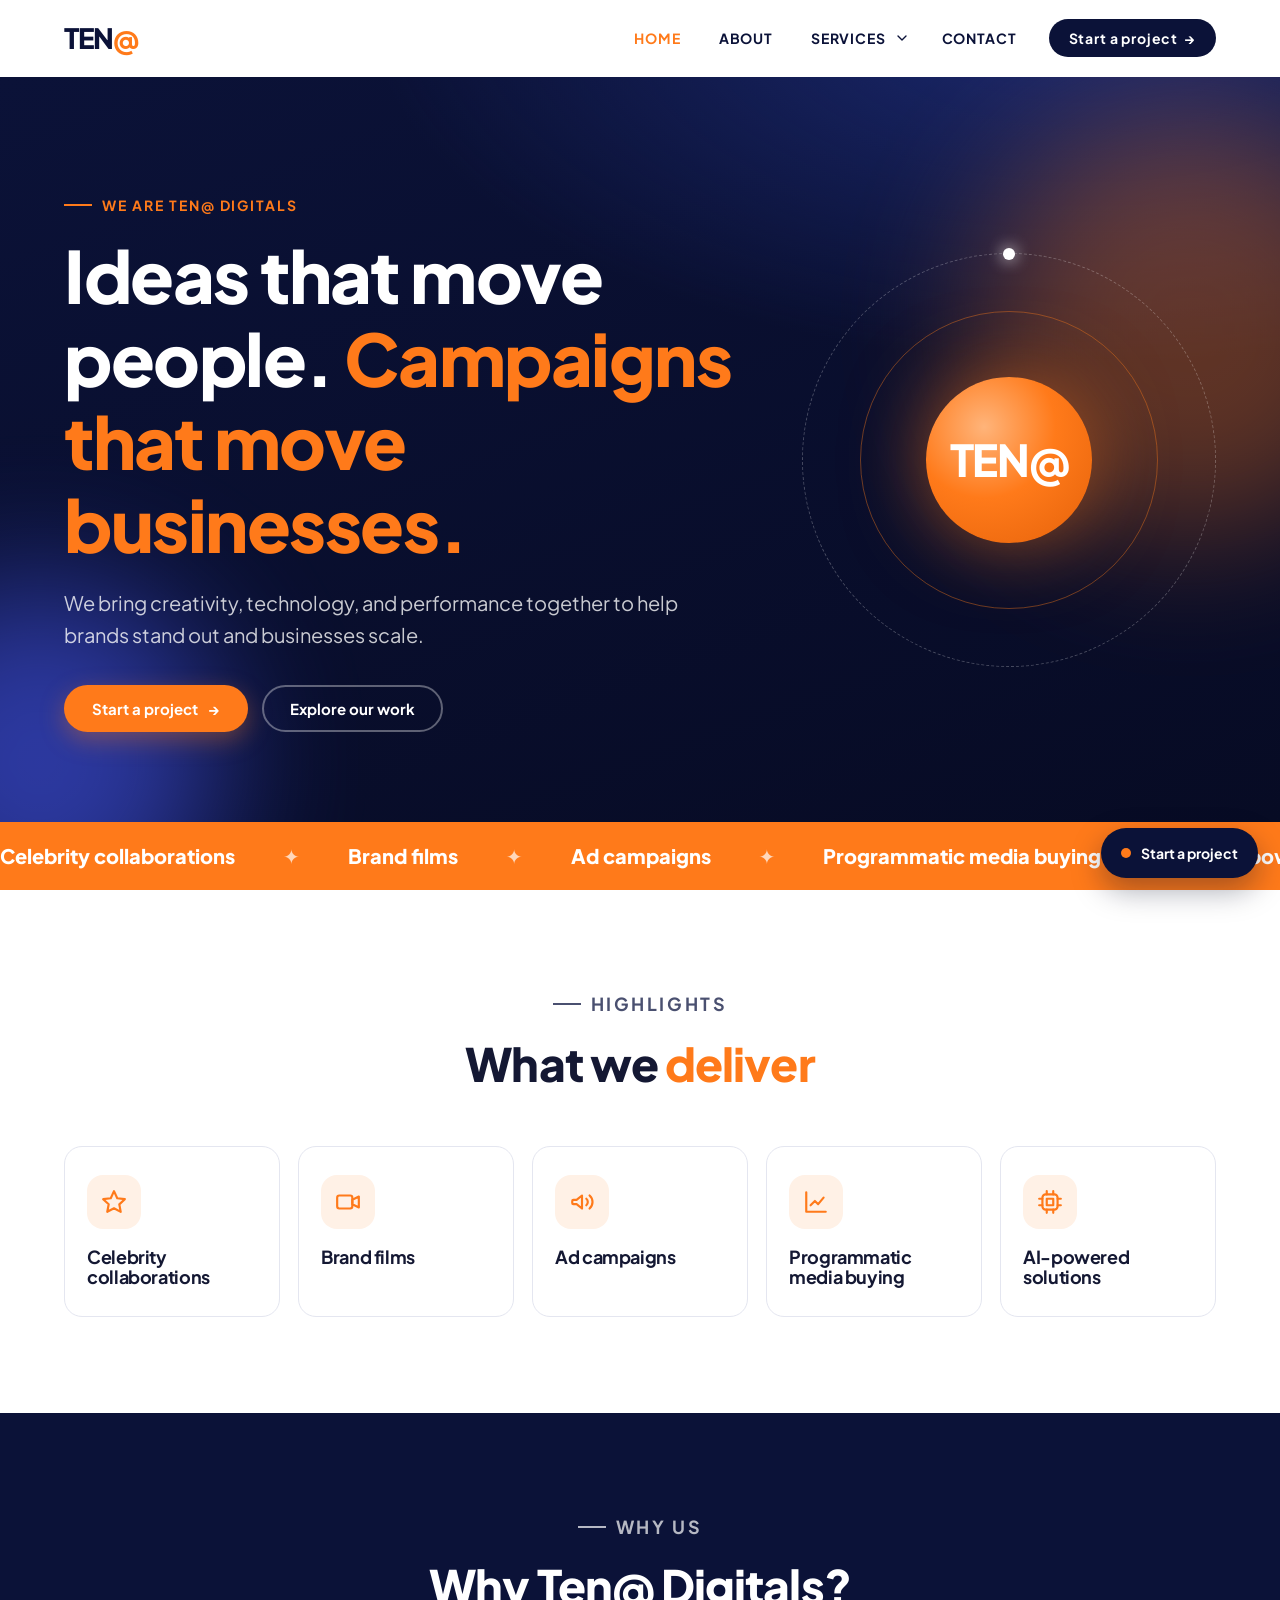
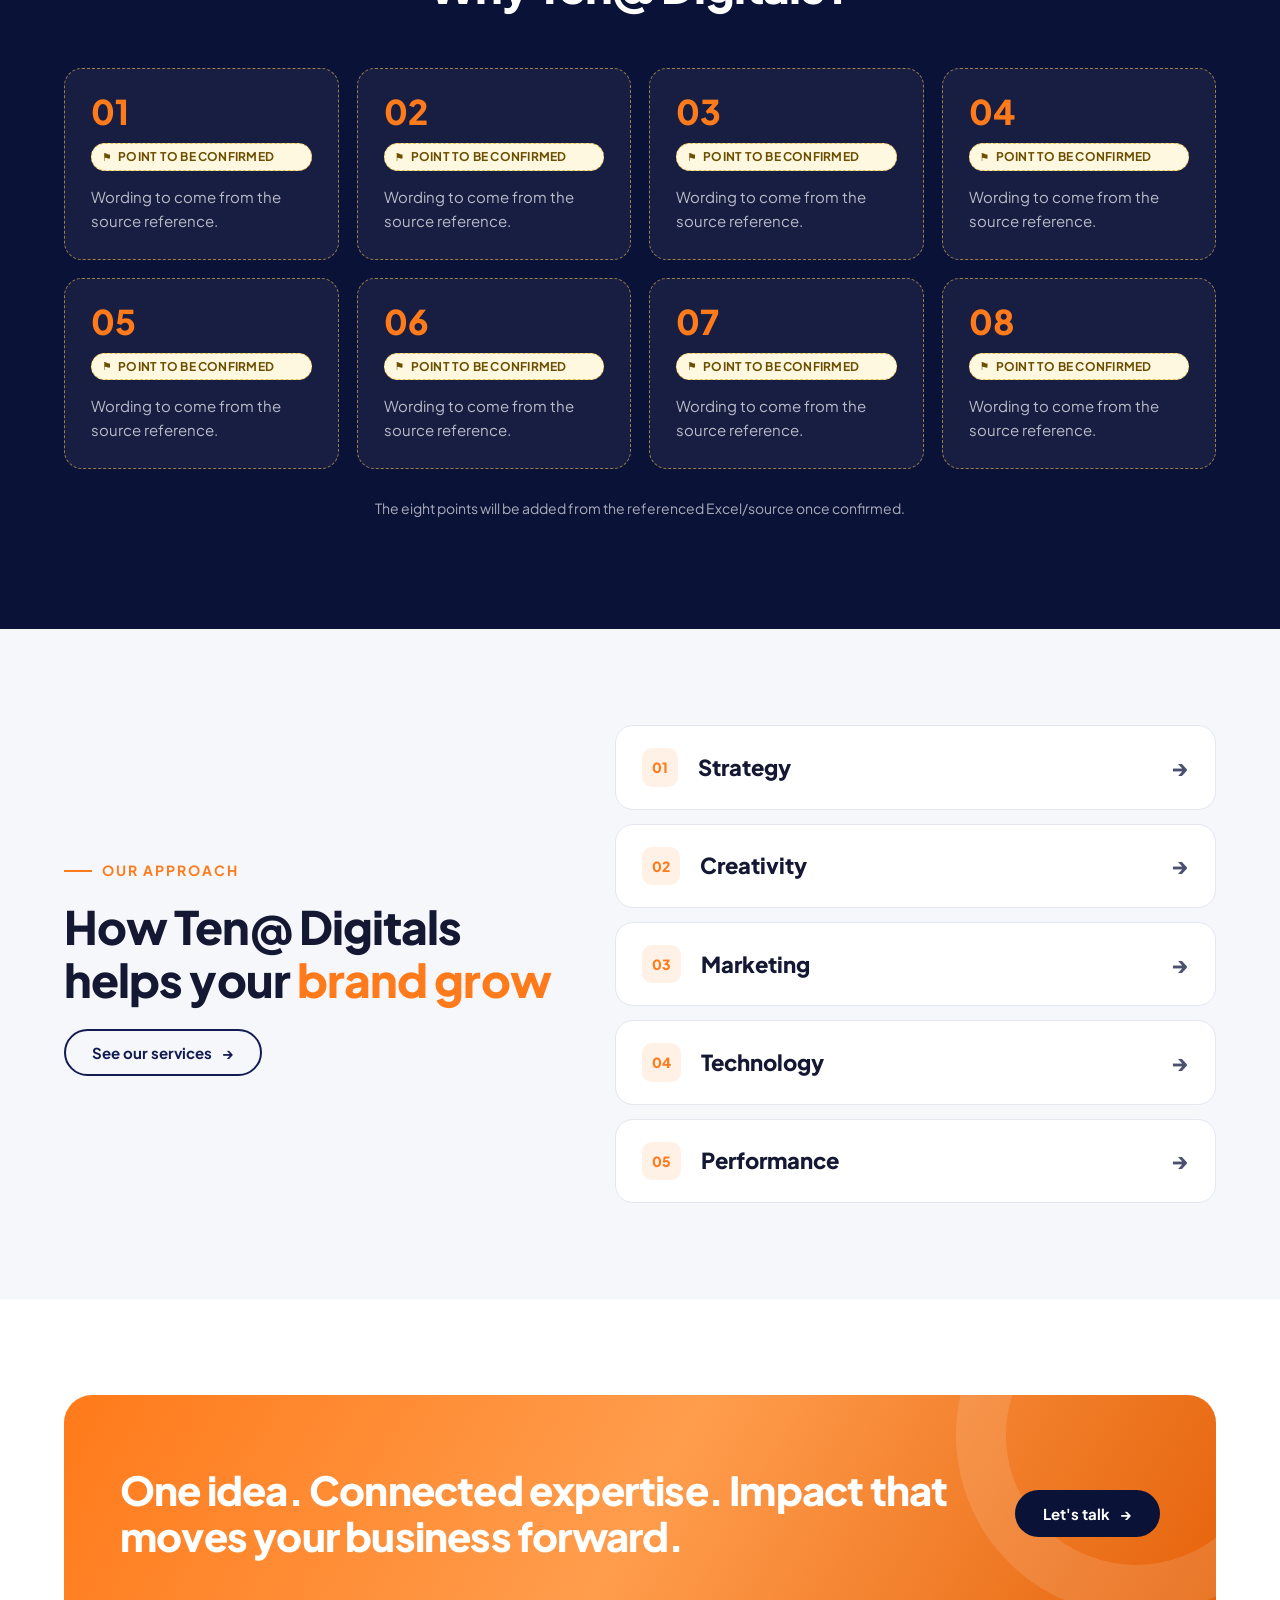
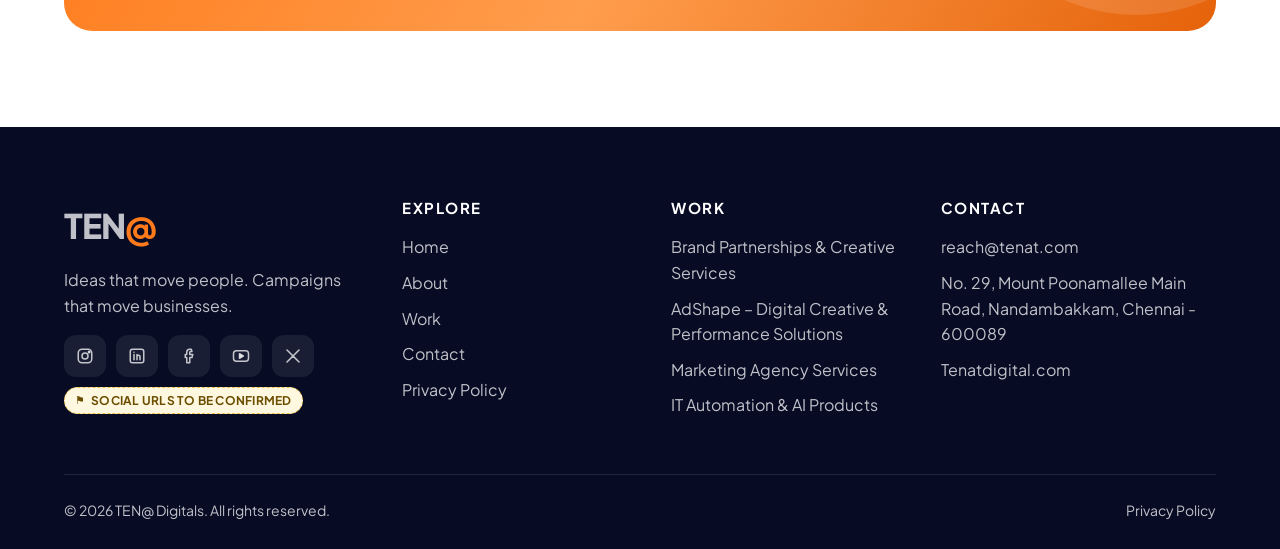
<file: index.html>
<!doctype html>
<html lang="en">
<head>
  <meta charset="utf-8">
  <meta name="viewport" content="width=device-width, initial-scale=1">
  <title>TEN@ Digitals — Ideas that move people</title>
  <meta name="description" content="We bring creativity, technology, and performance together to help brands stand out and businesses scale.">
  <link rel="preconnect" href="https://fonts.googleapis.com">
  <link rel="preconnect" href="https://fonts.gstatic.com" crossorigin>
  <link href="https://fonts.googleapis.com/css2?family=Plus+Jakarta+Sans:wght@400;500;600;700;800&display=swap" rel="stylesheet">
  <link rel="stylesheet" href="assets/styles.css">
  <script src="assets/site.js" defer></script>
</head>
<body data-page="home" data-root="">
<main id="main">

  <!-- 1–3. Hero, headline, description -->
  <section class="hero" aria-labelledby="hero-title">
    <div class="blob b1"></div><div class="blob b2"></div>
    <div class="container hero-grid">
      <div>
        <p class="eyebrow">We are Ten@ Digitals</p>
        <h1 id="hero-title">Ideas that move people. <em>Campaigns that move businesses.</em></h1>
        <p class="lead">We bring creativity, technology, and performance together to help brands stand out and businesses scale.</p>
        <div class="hero-actions">
          <a class="btn btn-primary" href="contact/index.html">Start a project <span class="arrow" aria-hidden="true">→</span></a>
          <a class="btn btn-ghost" href="work/index.html">Explore our work</a>
        </div>
      </div>
      <div class="hero-orb" aria-hidden="true">
        <div class="orb-ring"><span class="orb-dot"></span></div>
        <div class="orb-ring r2"></div>
        <div class="orb-core">TEN@</div>
      </div>
    </div>
  </section>

  <!-- 4. Highlights -->
  <div class="marquee" aria-hidden="true">
    <div class="marquee-track">
      <span>Celebrity collaborations</span><span>Brand films</span><span>Ad campaigns</span><span>Programmatic media buying</span><span>AI-powered solutions</span>
      <span>Celebrity collaborations</span><span>Brand films</span><span>Ad campaigns</span><span>Programmatic media buying</span><span>AI-powered solutions</span>
    </div>
  </div>

  <section class="section" aria-labelledby="highlights-title">
    <div class="container">
      <div class="section-head reveal">
        <p class="eyebrow">Highlights</p>
        <h2 id="highlights-title">What we <span class="hl">deliver</span></h2>
      </div>
      <div class="highlight-grid">
        <article class="highlight reveal">
          <div class="icon-badge"><svg width="26" height="26" viewBox="0 0 24 24" fill="none" stroke="currentColor" stroke-width="2" stroke-linecap="round" stroke-linejoin="round" aria-hidden="true"><path d="m12 2 3 6.5 7 .9-5.1 4.8 1.3 6.9L12 17.8 5.8 21l1.3-6.9L2 9.4l7-.9z"/></svg></div>
          <h3>Celebrity collaborations</h3>
        </article>
        <article class="highlight reveal">
          <div class="icon-badge"><svg width="26" height="26" viewBox="0 0 24 24" fill="none" stroke="currentColor" stroke-width="2" stroke-linecap="round" stroke-linejoin="round" aria-hidden="true"><rect x="2" y="6" width="14" height="12" rx="2"/><path d="m16 10 6-3v10l-6-3z"/></svg></div>
          <h3>Brand films</h3>
        </article>
        <article class="highlight reveal">
          <div class="icon-badge"><svg width="26" height="26" viewBox="0 0 24 24" fill="none" stroke="currentColor" stroke-width="2" stroke-linecap="round" stroke-linejoin="round" aria-hidden="true"><path d="M3 11v2a1 1 0 0 0 1 1h3l5 4V6L7 10H4a1 1 0 0 0-1 1z"/><path d="M16 9a4 4 0 0 1 0 6M19 6a8 8 0 0 1 0 12"/></svg></div>
          <h3>Ad campaigns</h3>
        </article>
        <article class="highlight reveal">
          <div class="icon-badge"><svg width="26" height="26" viewBox="0 0 24 24" fill="none" stroke="currentColor" stroke-width="2" stroke-linecap="round" stroke-linejoin="round" aria-hidden="true"><path d="M3 3v18h18"/><path d="m7 15 4-4 3 3 5-6"/></svg></div>
          <h3>Programmatic media buying</h3>
        </article>
        <article class="highlight reveal">
          <div class="icon-badge"><svg width="26" height="26" viewBox="0 0 24 24" fill="none" stroke="currentColor" stroke-width="2" stroke-linecap="round" stroke-linejoin="round" aria-hidden="true"><rect x="5" y="5" width="14" height="14" rx="3"/><path d="M9 9h6v6H9zM9 2v3M15 2v3M9 19v3M15 19v3M2 9h3M2 15h3M19 9h3M19 15h3"/></svg></div>
          <h3>AI-powered solutions</h3>
        </article>
      </div>
    </div>
  </section>

  <!-- 5. Why Ten@ Digitals? — 8 points TBC -->
  <section class="section section-dark" aria-labelledby="why-title">
    <div class="container">
      <div class="section-head reveal">
        <p class="eyebrow">Why us</p>
        <h2 id="why-title">Why Ten@ Digitals?</h2>
      </div>
      <div class="why-grid">
        <div class="why-card reveal"><span class="num">01</span><span class="tbc">Point to be confirmed</span><p>Wording to come from the source reference.</p></div>
        <div class="why-card reveal"><span class="num">02</span><span class="tbc">Point to be confirmed</span><p>Wording to come from the source reference.</p></div>
        <div class="why-card reveal"><span class="num">03</span><span class="tbc">Point to be confirmed</span><p>Wording to come from the source reference.</p></div>
        <div class="why-card reveal"><span class="num">04</span><span class="tbc">Point to be confirmed</span><p>Wording to come from the source reference.</p></div>
        <div class="why-card reveal"><span class="num">05</span><span class="tbc">Point to be confirmed</span><p>Wording to come from the source reference.</p></div>
        <div class="why-card reveal"><span class="num">06</span><span class="tbc">Point to be confirmed</span><p>Wording to come from the source reference.</p></div>
        <div class="why-card reveal"><span class="num">07</span><span class="tbc">Point to be confirmed</span><p>Wording to come from the source reference.</p></div>
        <div class="why-card reveal"><span class="num">08</span><span class="tbc">Point to be confirmed</span><p>Wording to come from the source reference.</p></div>
      </div>
      <p class="why-note">The eight points will be added from the referenced Excel/source once confirmed.</p>
    </div>
  </section>

  <!-- 6–7. Our approach + Process/capabilities -->
  <section class="section section-alt" aria-labelledby="approach-title">
    <div class="container approach">
      <div class="reveal">
        <p class="eyebrow">Our approach</p>
        <h2 id="approach-title">How Ten@ Digitals helps your <span class="hl">brand grow</span></h2>
        <a class="btn btn-outline" href="work/index.html">See our services <span class="arrow" aria-hidden="true">→</span></a>
      </div>
      <ol class="process reveal" aria-label="Process and capabilities">
        <li>Strategy</li>
        <li>Creativity</li>
        <li>Marketing</li>
        <li>Technology</li>
        <li>Performance</li>
      </ol>
    </div>
  </section>

  <!-- 8. Final CTA -->
  <section class="section" aria-labelledby="cta-title">
    <div class="container">
      <div class="cta-band reveal">
        <h2 id="cta-title">One idea. Connected expertise. Impact that moves your business forward.</h2>
        <a class="btn" href="contact/index.html">Let's talk <span class="arrow" aria-hidden="true">→</span></a>
      </div>
    </div>
  </section>

</main>
<!-- 9. Footer is injected by site.js so it stays identical on every page -->
</body>
</html>
</file>
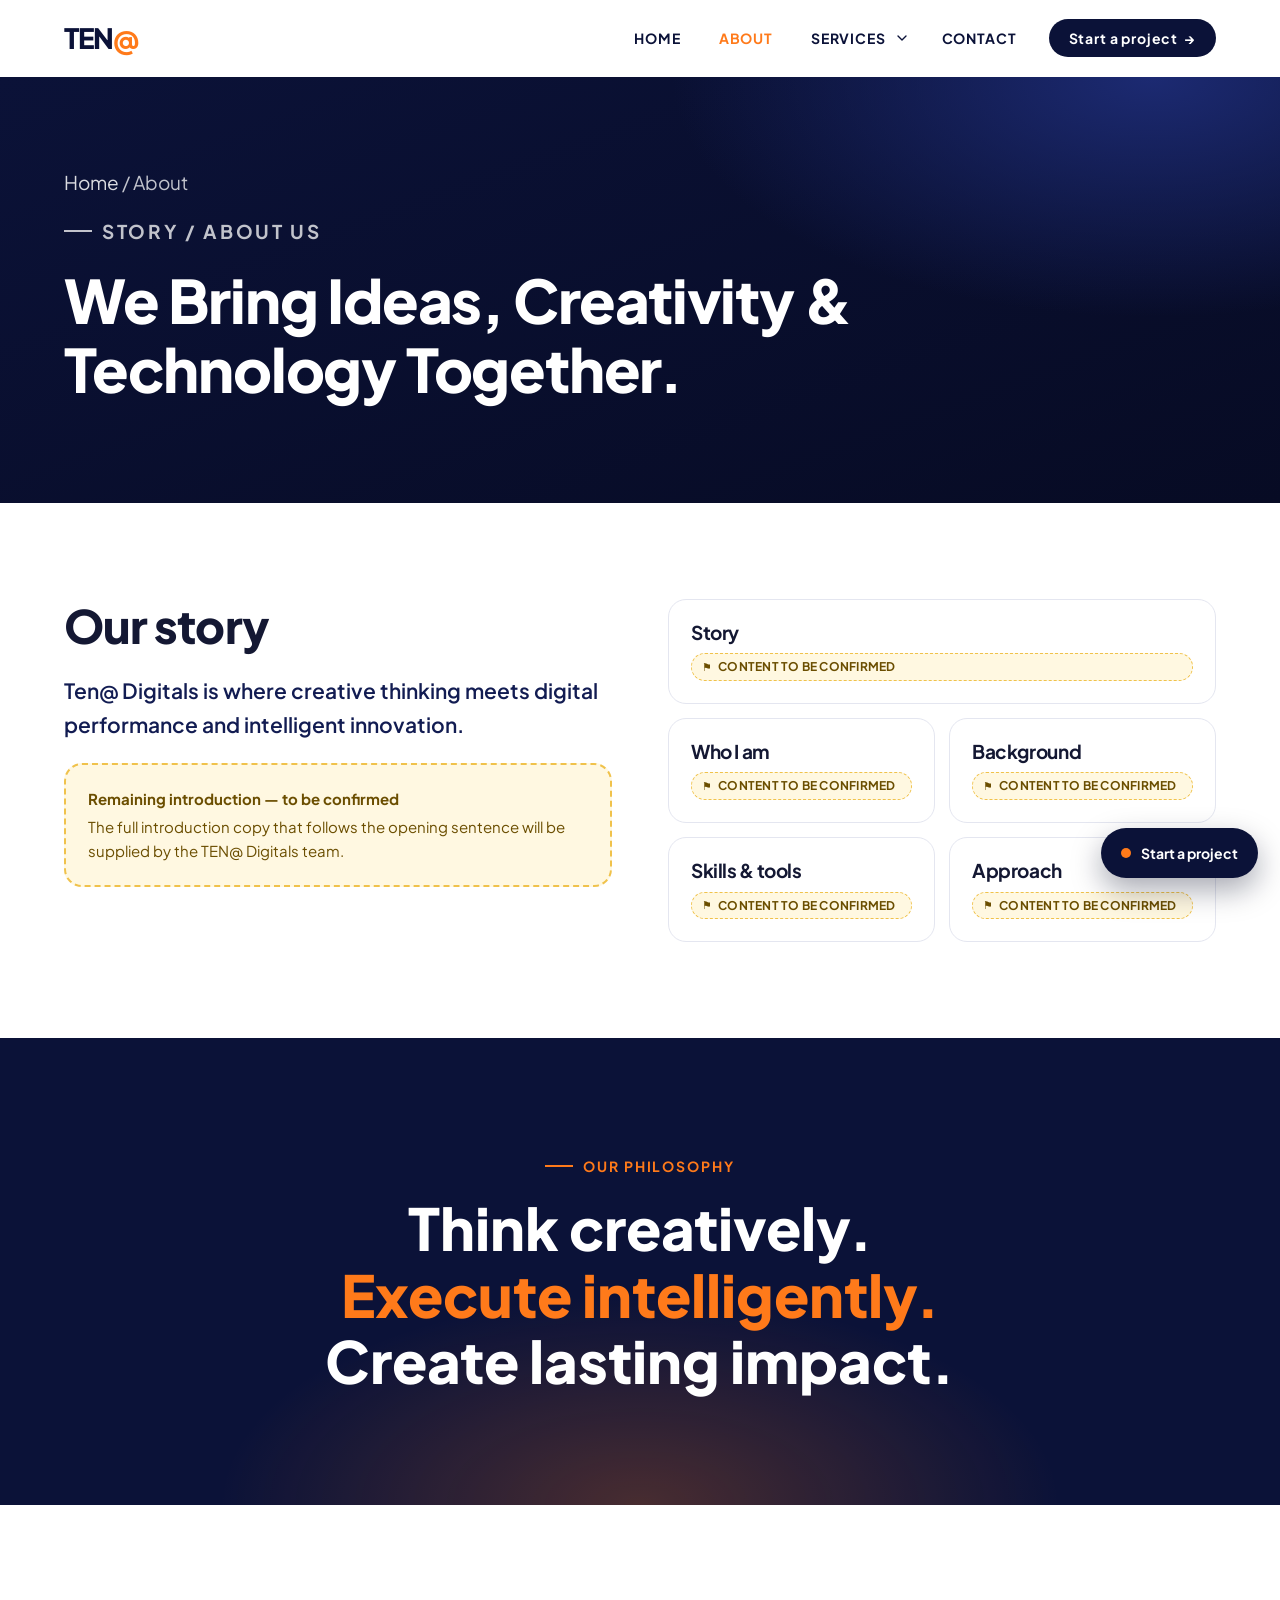
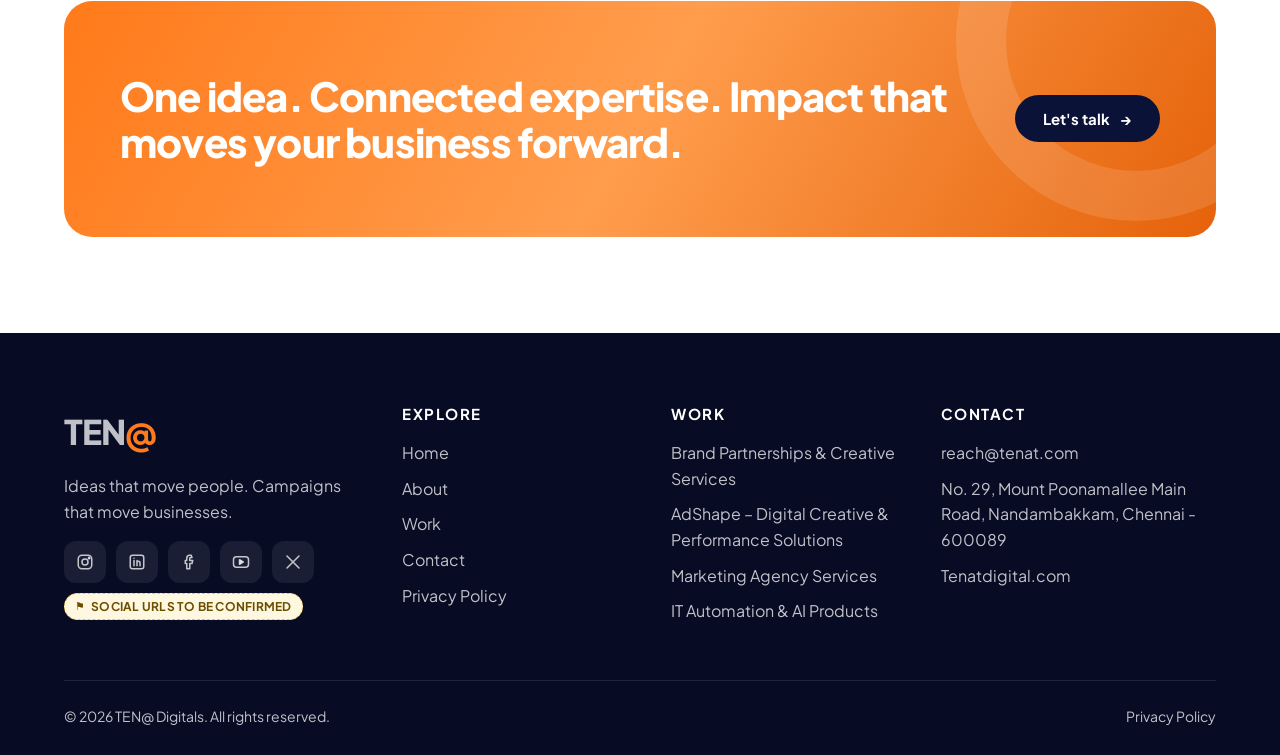
<file: about/index.html>
<!doctype html>
<html lang="en">
<head>
  <meta charset="utf-8">
  <meta name="viewport" content="width=device-width, initial-scale=1">
  <title>About — TEN@ Digitals</title>
  <meta name="description" content="Ten@ Digitals is where creative thinking meets digital performance and intelligent innovation.">
  <link rel="preconnect" href="https://fonts.googleapis.com">
  <link rel="preconnect" href="https://fonts.gstatic.com" crossorigin>
  <link href="https://fonts.googleapis.com/css2?family=Plus+Jakarta+Sans:wght@400;500;600;700;800&display=swap" rel="stylesheet">
  <link rel="stylesheet" href="../assets/styles.css">
  <script src="../assets/site.js" defer></script>
</head>
<body data-page="about" data-root="../">
<main id="main">

  <section class="page-hero">
    <div class="container">
      <p class="crumbs"><a href="../index.html">Home</a> / About</p>
      <p class="eyebrow">Story / About Us</p>
      <h1>We Bring Ideas, Creativity &amp; Technology Together.</h1>
    </div>
  </section>

  <!-- A. Story / About Us -->
  <section class="section" aria-labelledby="story-title">
    <div class="container about-grid">
      <div class="reveal">
        <h2 id="story-title">Our story</h2>
        <p class="opening">Ten@ Digitals is where creative thinking meets digital performance and intelligent innovation.</p>
        <div class="tbc-block">
          <strong>Remaining introduction — to be confirmed</strong>
          The full introduction copy that follows the opening sentence will be supplied by the TEN@ Digitals team.
        </div>
      </div>
      <div class="label-grid reveal">
        <div class="label-card"><h3>Story</h3><span class="tbc">Content to be confirmed</span></div>
        <div class="label-card"><h3>Who I am</h3><span class="tbc">Content to be confirmed</span></div>
        <div class="label-card"><h3>Background</h3><span class="tbc">Content to be confirmed</span></div>
        <div class="label-card"><h3>Skills &amp; tools</h3><span class="tbc">Content to be confirmed</span></div>
        <div class="label-card"><h3>Approach</h3><span class="tbc">Content to be confirmed</span></div>
      </div>
    </div>
  </section>

  <!-- B. Our Philosophy -->
  <section class="philosophy" aria-labelledby="philosophy-title">
    <div class="container">
      <p class="eyebrow" id="philosophy-title">Our Philosophy</p>
      <blockquote class="reveal">
        <span>Think creatively.</span>
        <span>Execute intelligently.</span>
        <span>Create lasting impact.</span>
      </blockquote>
    </div>
  </section>

  <section class="section">
    <div class="container">
      <div class="cta-band reveal">
        <h2>One idea. Connected expertise. Impact that moves your business forward.</h2>
        <a class="btn" href="../contact/index.html">Let's talk <span class="arrow" aria-hidden="true">→</span></a>
      </div>
    </div>
  </section>

</main>
</body>
</html>
</file>
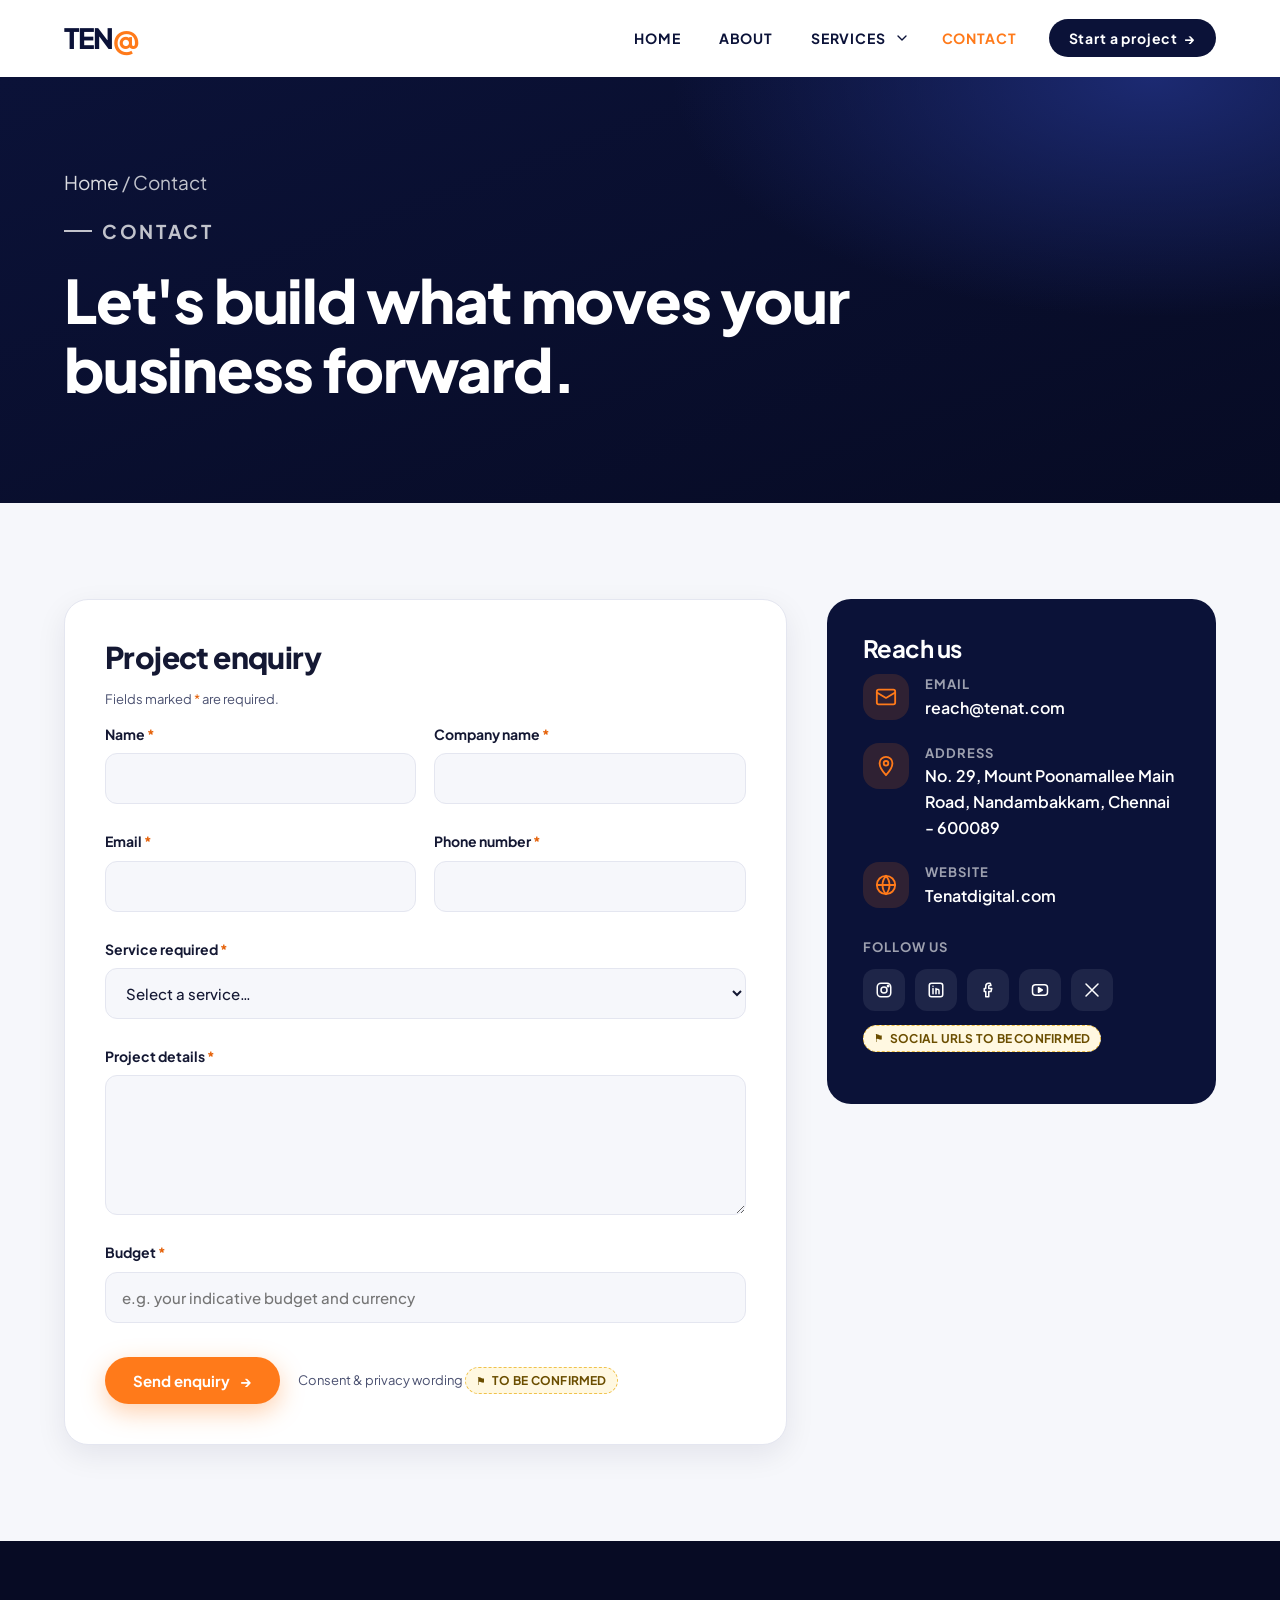
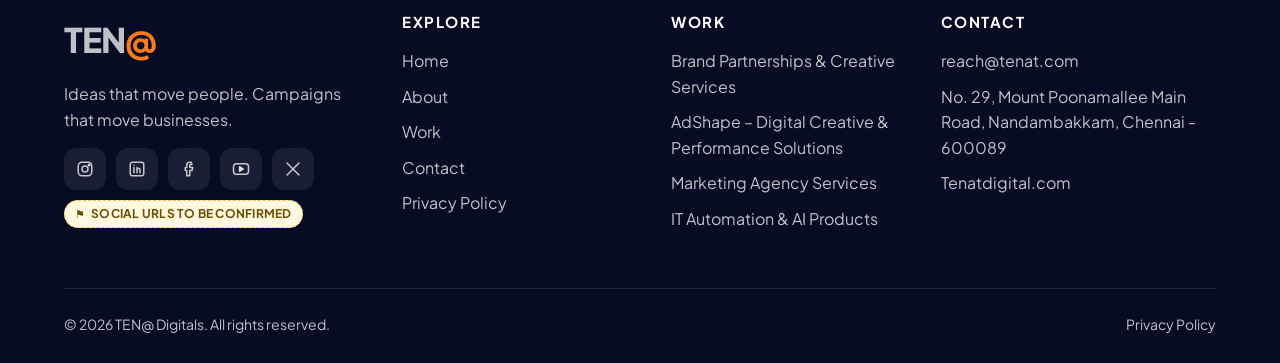
<file: contact/index.html>
<!doctype html>
<html lang="en">
<head>
  <meta charset="utf-8">
  <meta name="viewport" content="width=device-width, initial-scale=1">
  <title>Contact — TEN@ Digitals</title>
  <meta name="description" content="Start a project with TEN@ Digitals. Email reach@tenat.com or send a project enquiry.">
  <link rel="preconnect" href="https://fonts.googleapis.com">
  <link rel="preconnect" href="https://fonts.gstatic.com" crossorigin>
  <link href="https://fonts.googleapis.com/css2?family=Plus+Jakarta+Sans:wght@400;500;600;700;800&display=swap" rel="stylesheet">
  <link rel="stylesheet" href="../assets/styles.css">
  <script src="../assets/site.js" defer></script>
</head>
<body data-page="contact" data-root="../">
<main id="main">

  <section class="page-hero">
    <div class="container">
      <p class="crumbs"><a href="../index.html">Home</a> / Contact</p>
      <p class="eyebrow">Contact</p>
      <h1>Let's build what moves your business forward.</h1>
    </div>
  </section>

  <section class="section section-alt">
    <div class="container contact-grid">

      <div class="form-card">
        <h2>Project enquiry</h2>
        <p class="form-note">Fields marked <span class="req" style="color:var(--accent-600)">*</span> are required.</p>
        <div id="form-status" class="form-status" role="status" aria-live="polite"></div>
        <form id="enquiry-form" novalidate>
          <div class="form-grid">
            <div class="field">
              <label for="f-name">Name <span class="req">*</span></label>
              <input id="f-name" name="name" type="text" autocomplete="name" required aria-describedby="e-name">
              <span class="error" id="e-name"></span>
            </div>
            <div class="field">
              <label for="f-company">Company name <span class="req">*</span></label>
              <input id="f-company" name="company" type="text" autocomplete="organization" required aria-describedby="e-company">
              <span class="error" id="e-company"></span>
            </div>
            <div class="field">
              <label for="f-email">Email <span class="req">*</span></label>
              <input id="f-email" name="email" type="email" autocomplete="email" required aria-describedby="e-email">
              <span class="error" id="e-email"></span>
            </div>
            <div class="field">
              <label for="f-phone">Phone number <span class="req">*</span></label>
              <input id="f-phone" name="phone" type="tel" autocomplete="tel" required aria-describedby="e-phone">
              <span class="error" id="e-phone"></span>
            </div>
            <div class="field full">
              <label for="f-service">Service required <span class="req">*</span></label>
              <select id="f-service" name="service" required aria-describedby="e-service">
                <option value="">Select a service…</option>
              </select>
              <span class="error" id="e-service"></span>
            </div>
            <div class="field full">
              <label for="f-details">Project details <span class="req">*</span></label>
              <textarea id="f-details" name="details" required aria-describedby="e-details"></textarea>
              <span class="error" id="e-details"></span>
            </div>
            <div class="field full">
              <label for="f-budget">Budget <span class="req">*</span></label>
              <input id="f-budget" name="budget" type="text" placeholder="e.g. your indicative budget and currency" required aria-describedby="e-budget">
              <span class="error" id="e-budget"></span>
            </div>
            <!-- Honeypot for basic spam protection -->
            <div style="position:absolute;left:-9999px" aria-hidden="true">
              <label for="f-website">Website</label>
              <input id="f-website" name="website_url" type="text" tabindex="-1" autocomplete="off">
            </div>
          </div>
          <div class="form-actions">
            <button class="btn btn-primary" type="submit">Send enquiry <span class="arrow" aria-hidden="true">→</span></button>
            <span class="form-note">Consent &amp; privacy wording <span class="tbc">To be confirmed</span></span>
          </div>
        </form>
      </div>

      <aside class="info-card" aria-labelledby="info-title">
        <h2 id="info-title">Reach us</h2>
        <ul class="info-list">
          <li>
            <span class="icon-badge"><svg width="22" height="22" viewBox="0 0 24 24" fill="none" stroke="currentColor" stroke-width="2" stroke-linecap="round" stroke-linejoin="round" aria-hidden="true"><rect x="2" y="4" width="20" height="16" rx="2"/><path d="m2 7 10 6 10-6"/></svg></span>
            <div><small>Email</small><a href="mailto:reach@tenat.com">reach@tenat.com</a></div>
          </li>
          <li>
            <span class="icon-badge"><svg width="22" height="22" viewBox="0 0 24 24" fill="none" stroke="currentColor" stroke-width="2" stroke-linecap="round" stroke-linejoin="round" aria-hidden="true"><path d="M12 22s7-7.5 7-13a7 7 0 0 0-14 0c0 5.5 7 13 7 13z"/><circle cx="12" cy="9" r="2.5"/></svg></span>
            <div><small>Address</small><address>No. 29, Mount Poonamallee Main Road, Nandambakkam, Chennai - 600089</address></div>
          </li>
          <li>
            <span class="icon-badge"><svg width="22" height="22" viewBox="0 0 24 24" fill="none" stroke="currentColor" stroke-width="2" stroke-linecap="round" stroke-linejoin="round" aria-hidden="true"><circle cx="12" cy="12" r="10"/><path d="M2 12h20M12 2a15 15 0 0 1 0 20M12 2a15 15 0 0 0 0 20"/></svg></span>
            <div><small>Website</small><a href="https://tenatdigital.com" rel="noopener">Tenatdigital.com</a></div>
          </li>
        </ul>
        <small style="display:block;color:rgba(255,255,255,.6);font-weight:700;letter-spacing:.08em;text-transform:uppercase;font-size:13px;margin-bottom:12px">Follow us</small>
        <div class="socials" id="contact-socials"></div>
        <p style="margin-top:12px"><span class="tbc">Social URLs to be confirmed</span></p>
      </aside>

    </div>
  </section>

</main>
<script>
  document.addEventListener("DOMContentLoaded", () => {
    document.getElementById("contact-socials").innerHTML = socialLinks();
  });
</script>
</body>
</html>
</file>
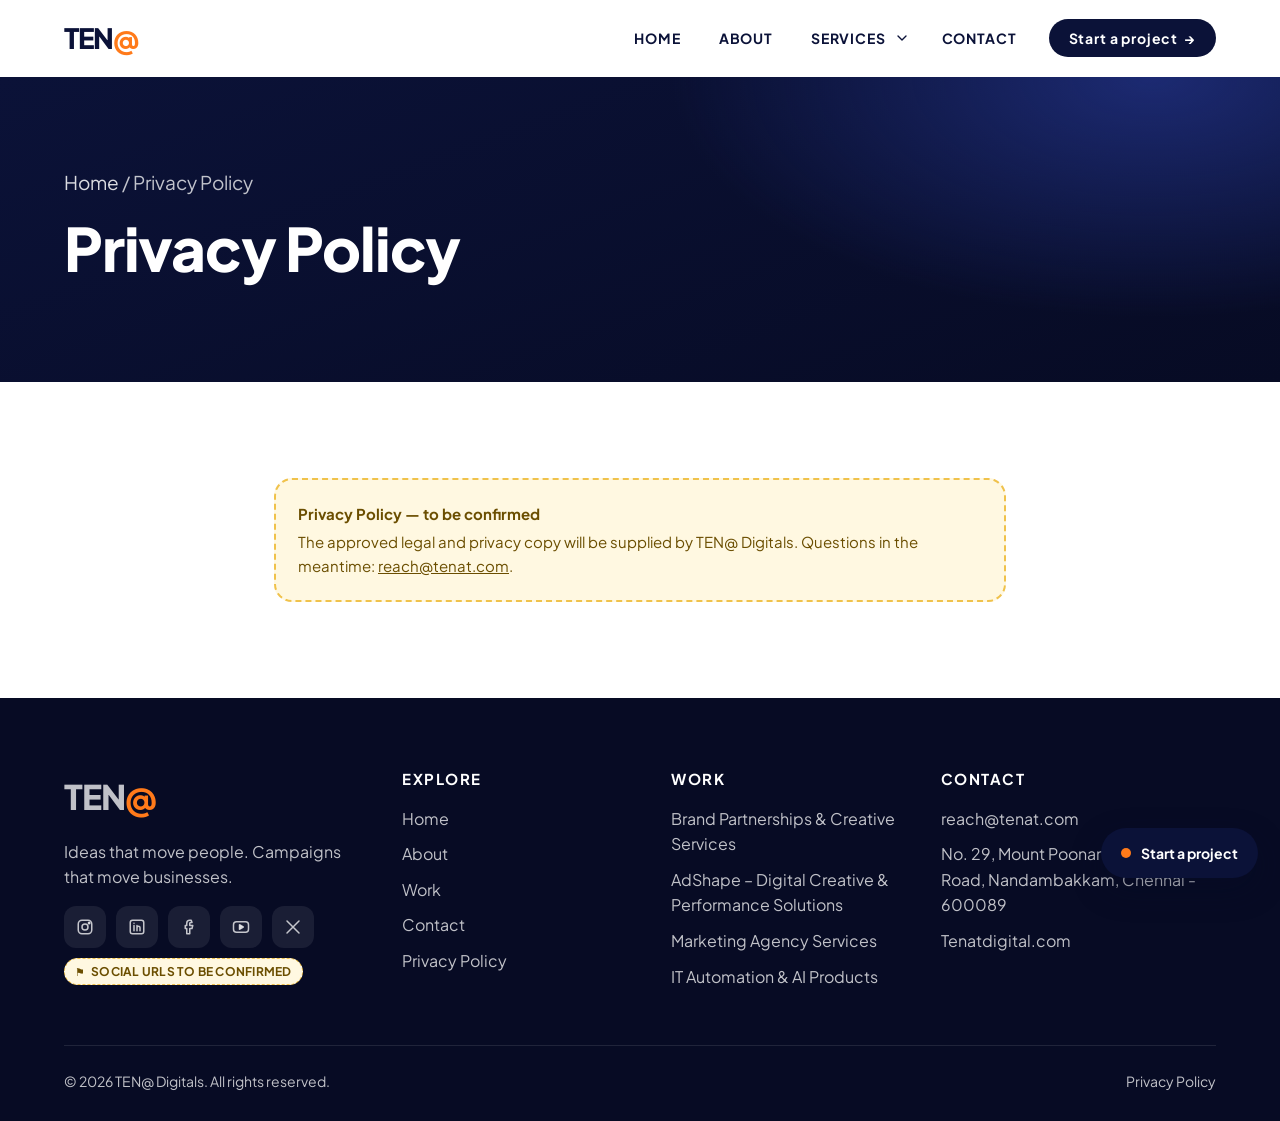
<file: privacy/index.html>
<!doctype html>
<html lang="en">
<head>
  <meta charset="utf-8">
  <meta name="viewport" content="width=device-width, initial-scale=1">
  <title>Privacy Policy — TEN@ Digitals</title>
  <meta name="robots" content="noindex">
  <link rel="preconnect" href="https://fonts.googleapis.com">
  <link rel="preconnect" href="https://fonts.gstatic.com" crossorigin>
  <link href="https://fonts.googleapis.com/css2?family=Plus+Jakarta+Sans:wght@400;500;600;700;800&display=swap" rel="stylesheet">
  <link rel="stylesheet" href="../assets/styles.css">
  <script src="../assets/site.js" defer></script>
</head>
<body data-page="privacy" data-root="../">
<main id="main">
  <section class="page-hero">
    <div class="container">
      <p class="crumbs"><a href="../index.html">Home</a> / Privacy Policy</p>
      <h1>Privacy Policy</h1>
    </div>
  </section>
  <section class="section">
    <div class="container prose">
      <div class="tbc-block">
        <strong>Privacy Policy — to be confirmed</strong>
        The approved legal and privacy copy will be supplied by TEN@ Digitals. Questions in the meantime: <a href="mailto:reach@tenat.com">reach@tenat.com</a>.
      </div>
    </div>
  </section>
</main>
</body>
</html>
</file>
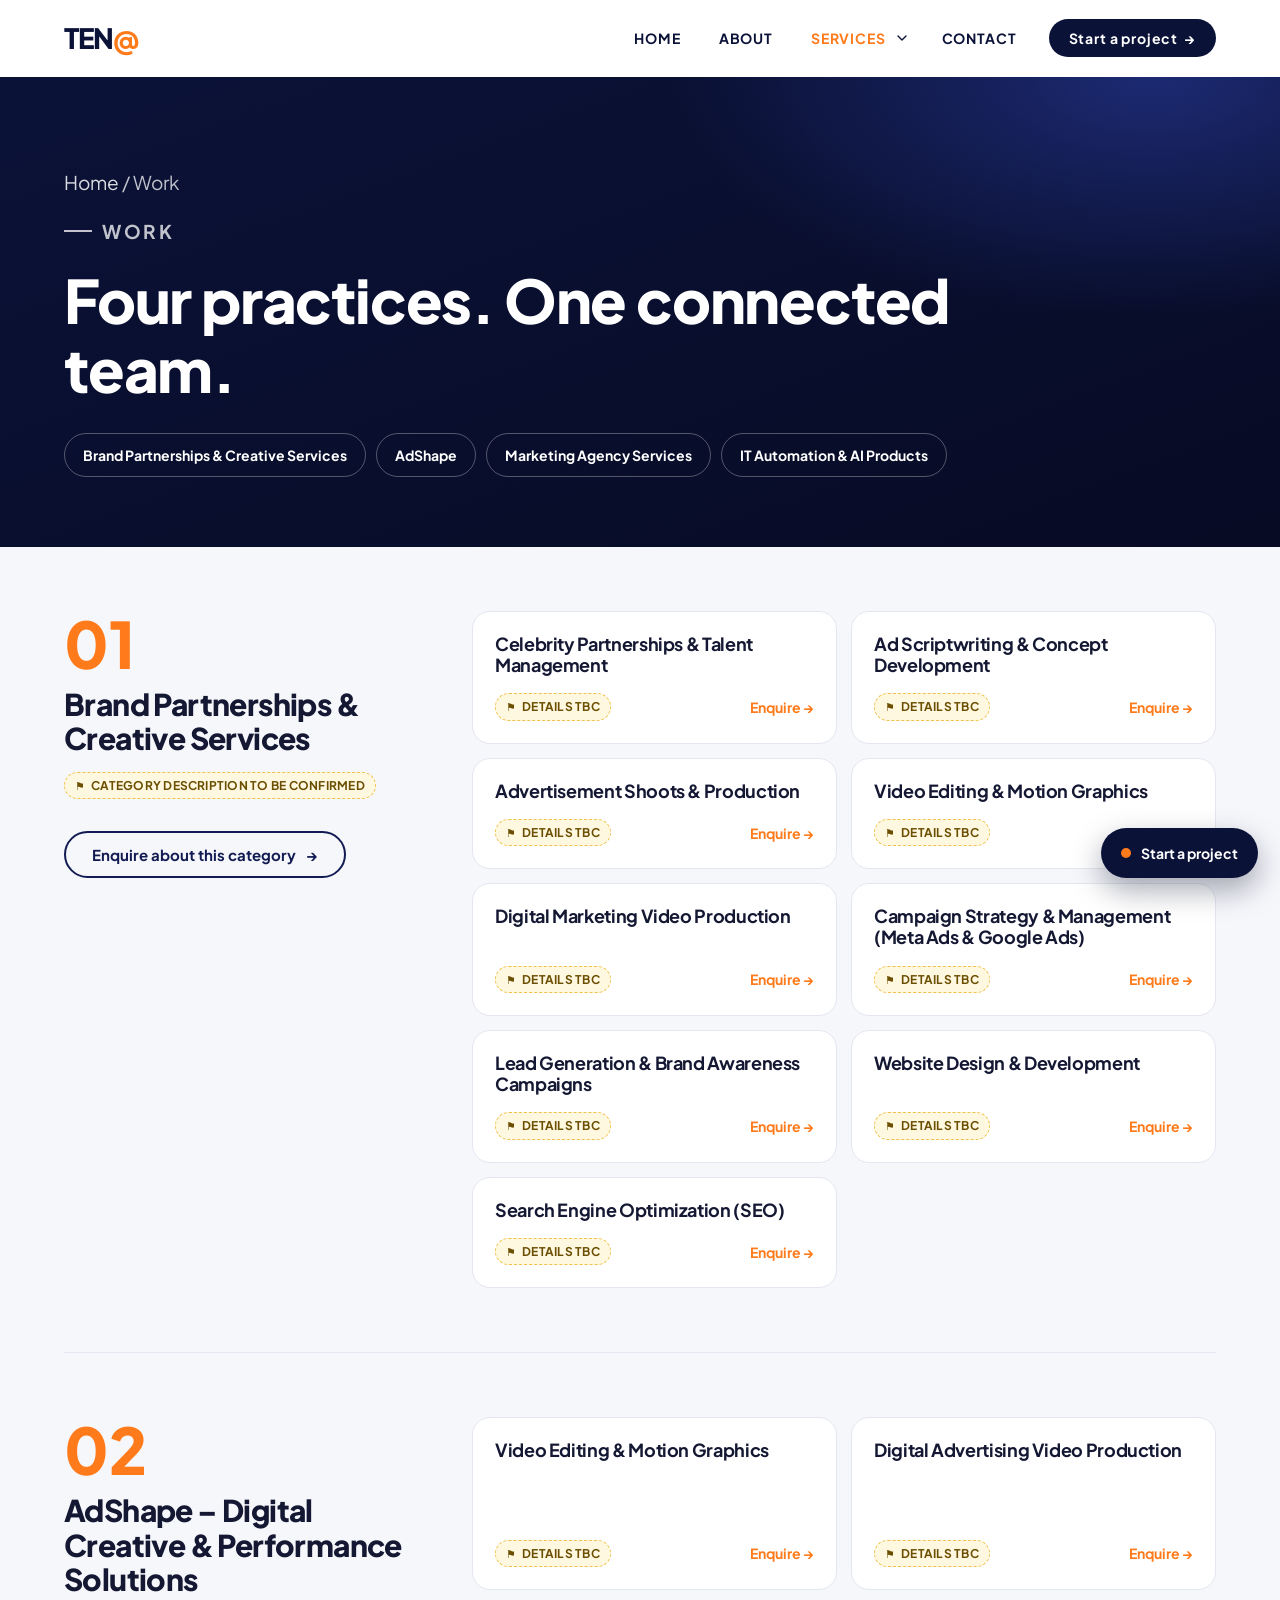
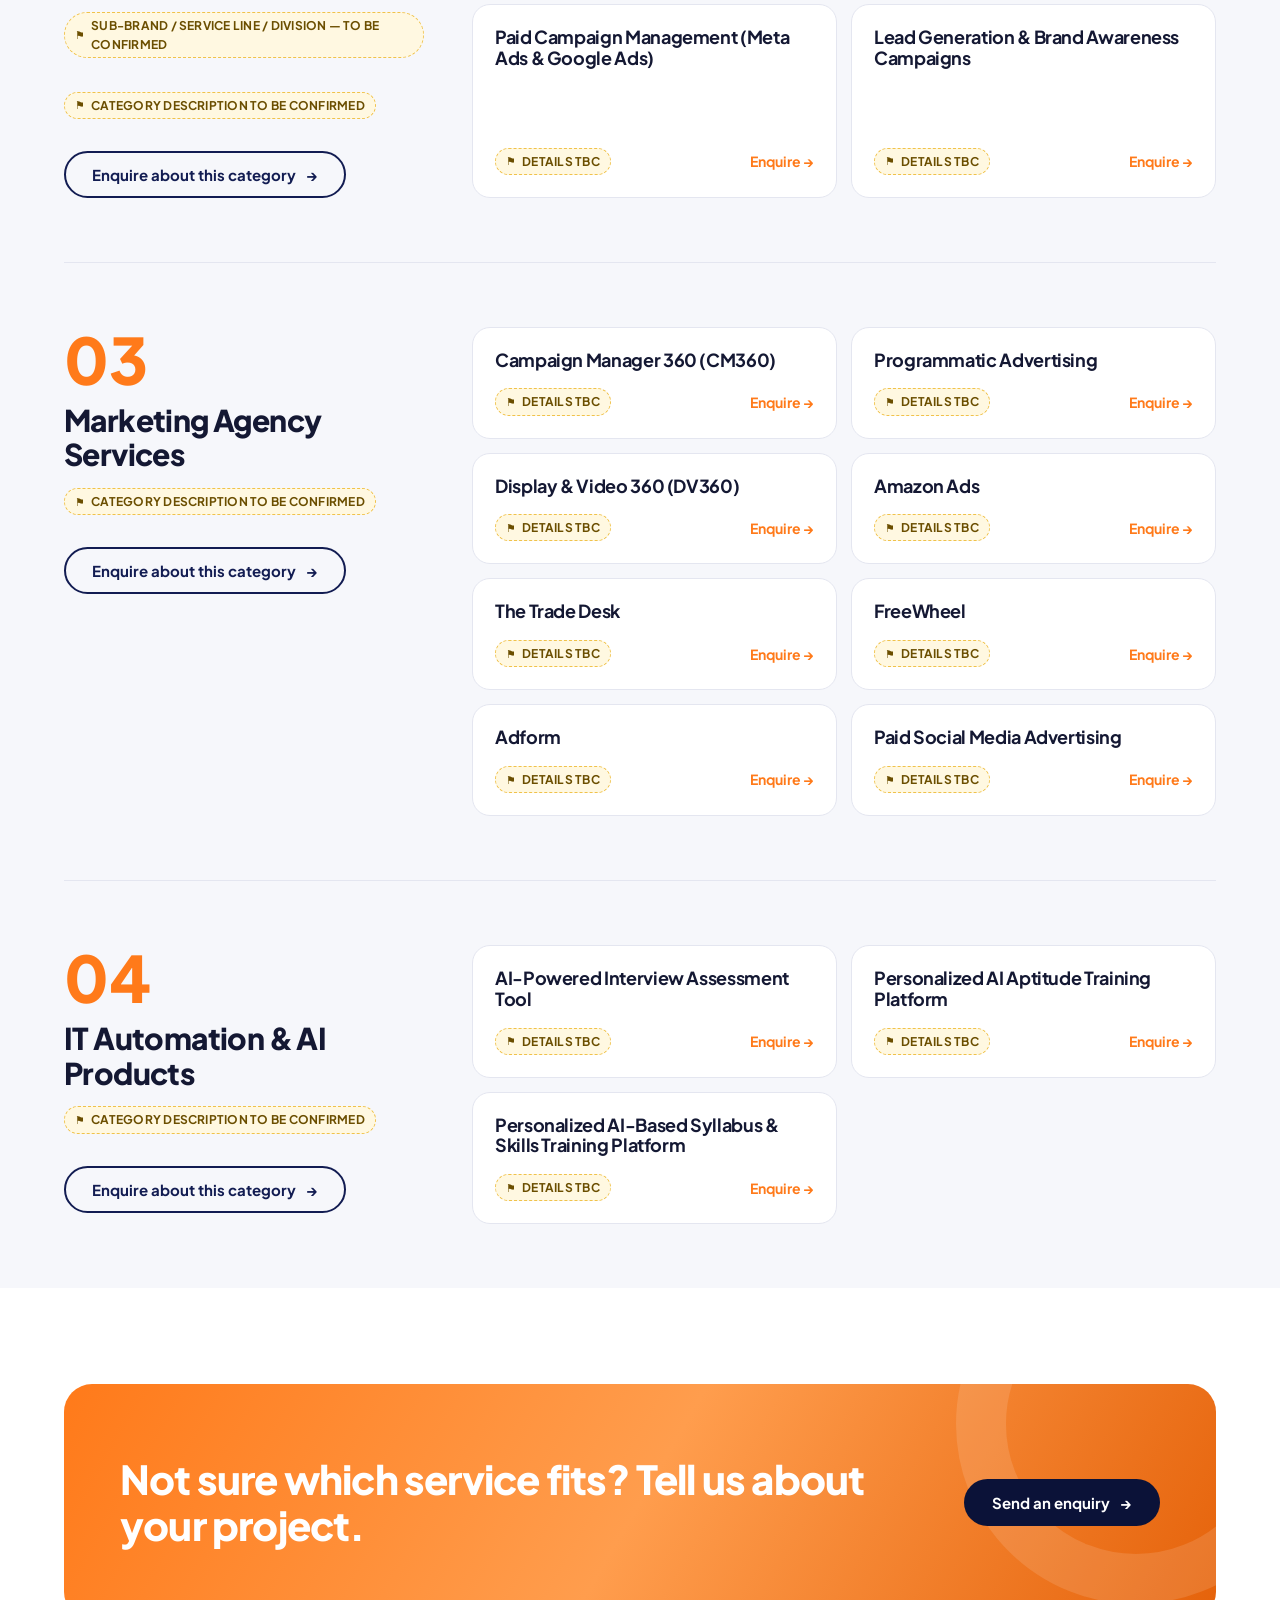
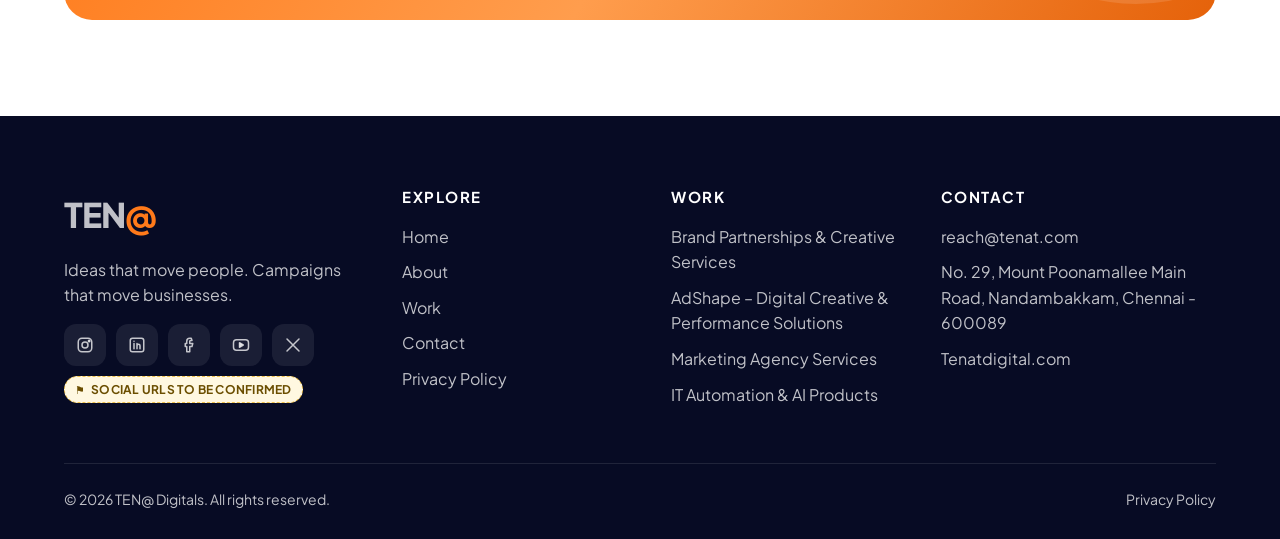
<file: work/index.html>
<!doctype html>
<html lang="en">
<head>
  <meta charset="utf-8">
  <meta name="viewport" content="width=device-width, initial-scale=1">
  <title>Work — TEN@ Digitals</title>
  <meta name="description" content="Brand partnerships, creative production, performance marketing, programmatic media and AI products from TEN@ Digitals.">
  <link rel="preconnect" href="https://fonts.googleapis.com">
  <link rel="preconnect" href="https://fonts.gstatic.com" crossorigin>
  <link href="https://fonts.googleapis.com/css2?family=Plus+Jakarta+Sans:wght@400;500;600;700;800&display=swap" rel="stylesheet">
  <link rel="stylesheet" href="../assets/styles.css">
  <script src="../assets/site.js" defer></script>
</head>
<body data-page="work" data-root="../">
<main id="main">

  <section class="page-hero">
    <div class="container">
      <p class="crumbs"><a href="../index.html">Home</a> / Work</p>
      <p class="eyebrow">Work</p>
      <h1>Four practices. One connected team.</h1>
      <nav class="cat-nav" aria-label="Service categories">
        <a href="#brand-partnerships">Brand Partnerships &amp; Creative Services</a>
        <a href="#adshape">AdShape</a>
        <a href="#marketing-agency">Marketing Agency Services</a>
        <a href="#it-automation-ai">IT Automation &amp; AI Products</a>
      </nav>
    </div>
  </section>

  <div class="section-alt">
    <div class="container" id="categories">
      <!-- Categories and services are rendered from the shared taxonomy in site.js -->
    </div>
  </div>

  <section class="section">
    <div class="container">
      <div class="cta-band reveal">
        <h2>Not sure which service fits? Tell us about your project.</h2>
        <a class="btn" href="../contact/index.html">Send an enquiry <span class="arrow" aria-hidden="true">→</span></a>
      </div>
    </div>
  </section>

</main>
</body>
</html>
</file>
<file: assets/styles.css>
/* TEN@ Digitals — shared styles */
:root {
  --navy-900: #070b24;
  --navy-800: #0b1238;
  --navy-700: #121c52;
  --navy-600: #1c2a72;
  --accent: #ff7a1a;
  --accent-600: #e5620a;
  --accent-soft: #fff1e6;
  --ink: #141833;
  --ink-soft: #4a5070;
  --line: #e4e6f0;
  --bg: #ffffff;
  --bg-alt: #f6f7fb;
  --tbc-bg: #fff8e1;
  --tbc-line: #f0c24b;
  --tbc-ink: #6b4e00;
  --radius: 18px;
  --shadow: 0 10px 30px rgba(11, 18, 56, 0.08);
  --container: 1200px;
  --font: "Plus Jakarta Sans", system-ui, -apple-system, "Segoe UI", Roboto, sans-serif;
}

*, *::before, *::after { box-sizing: border-box; }
html { scroll-behavior: smooth; }
body {
  margin: 0;
  font-family: var(--font);
  color: var(--ink);
  background: var(--bg);
  line-height: 1.6;
  -webkit-font-smoothing: antialiased;
}
img { max-width: 100%; display: block; }
a { color: inherit; }
h1, h2, h3, h4 { line-height: 1.15; margin: 0 0 .5em; letter-spacing: -0.02em; }
p { margin: 0 0 1em; }

.container { width: 100%; max-width: var(--container); margin: 0 auto; padding: 0 24px; }
.skip-link {
  position: absolute; left: 16px; top: -60px; z-index: 1000;
  background: var(--accent); color: #fff; padding: 10px 16px; border-radius: 8px;
  font-weight: 700; text-decoration: none;
}
.skip-link:focus { top: 16px; }

:focus-visible { outline: 3px solid var(--accent); outline-offset: 3px; border-radius: 6px; }

/* ---------- Buttons ---------- */
.btn {
  display: inline-flex; align-items: center; gap: 10px;
  padding: 14px 26px; border-radius: 999px; border: 2px solid transparent;
  font: 700 15px/1 var(--font); text-decoration: none; cursor: pointer;
  transition: transform .2s ease, background .2s ease, color .2s ease, box-shadow .2s ease;
}
.btn:hover { transform: translateY(-2px); }
.btn-primary { background: var(--accent); color: #fff; box-shadow: 0 8px 24px rgba(255, 122, 26, .35); }
.btn-primary:hover { background: var(--accent-600); }
.btn-ghost { border-color: rgba(255,255,255,.35); color: #fff; }
.btn-ghost:hover { background: rgba(255,255,255,.1); }
.btn-outline { border-color: var(--navy-700); color: var(--navy-700); }
.btn-outline:hover { background: var(--navy-700); color: #fff; }
.btn .arrow { transition: transform .2s ease; }
.btn:hover .arrow { transform: translateX(4px); }

/* ---------- To be confirmed marker ---------- */
.tbc {
  display: inline-flex; align-items: center; gap: 6px;
  background: var(--tbc-bg); color: var(--tbc-ink);
  border: 1px dashed var(--tbc-line); border-radius: 999px;
  padding: 3px 10px; font-size: 12px; font-weight: 700; letter-spacing: .02em;
  text-transform: uppercase;
}
.tbc::before { content: "⚑"; font-size: 11px; }
.tbc-block {
  border: 2px dashed var(--tbc-line); background: var(--tbc-bg); color: var(--tbc-ink);
  border-radius: var(--radius); padding: 22px; font-size: 15px;
}
.tbc-block strong { display: block; margin-bottom: 4px; }

/* ---------- Header ---------- */
.site-header {
  position: sticky; top: 0; z-index: 100;
  border-bottom: 1px solid transparent; transition: border-color .2s, box-shadow .2s;
}
/* Blur lives on a pseudo-element so the header doesn't become the containing block for the fixed mobile menu */
.site-header::before {
  content: ""; position: absolute; inset: 0; z-index: -1;
  background: rgba(255,255,255,.92); backdrop-filter: saturate(180%) blur(12px);
}
.site-header.scrolled { border-color: var(--line); box-shadow: 0 4px 20px rgba(11,18,56,.06); }
.nav-wrap { display: flex; align-items: center; justify-content: space-between; height: 76px; }
.logo {
  font-weight: 800; font-size: 28px; letter-spacing: -0.03em; text-decoration: none; color: var(--navy-800);
  display: inline-flex; align-items: baseline;
}
.logo .at { color: var(--accent); }
.logo-light { color: #fff; }

.main-nav ul { list-style: none; margin: 0; padding: 0; display: flex; align-items: center; gap: 6px; }
.main-nav a, .dropdown-toggle {
  display: inline-flex; align-items: center; gap: 6px;
  padding: 10px 16px; border-radius: 999px; background: none; border: 0; cursor: pointer;
  font: 700 14px/1 var(--font); letter-spacing: .06em; color: var(--navy-800); text-decoration: none;
}
.main-nav a:hover, .dropdown-toggle:hover { background: var(--bg-alt); }
.main-nav a[aria-current="page"], .has-dropdown.current > .nav-row > a { color: var(--accent); }
.nav-cta { margin-left: 10px; }
.main-nav .nav-cta a { background: var(--navy-800); color: #fff; padding: 12px 20px; }
.main-nav .nav-cta a:hover { background: var(--accent); }

.has-dropdown { position: relative; }
.nav-row { display: flex; align-items: center; }
.nav-row > a { padding-right: 4px; }
.dropdown-toggle { padding: 10px 10px 10px 4px; }
.dropdown-toggle svg { transition: transform .2s; }
.has-dropdown.open .dropdown-toggle svg { transform: rotate(180deg); }
.dropdown {
  position: absolute; top: calc(100% + 10px); left: 50%; transform: translate(-50%, 8px);
  width: 360px; background: #fff; border-radius: var(--radius); box-shadow: 0 20px 50px rgba(11,18,56,.18);
  padding: 10px; opacity: 0; visibility: hidden; transition: opacity .2s, transform .2s, visibility .2s;
  border: 1px solid var(--line);
}
.has-dropdown.open .dropdown,
.has-dropdown:hover .dropdown { opacity: 1; visibility: visible; transform: translate(-50%, 0); }
.main-nav .dropdown ul { display: block; }
.main-nav .dropdown a {
  display: flex; gap: 14px; align-items: center; padding: 12px 14px; border-radius: 12px;
  letter-spacing: 0; font-size: 14.5px; line-height: 1.35; text-transform: none;
}
.main-nav .dropdown a:hover { background: var(--accent-soft); }
.dd-num {
  flex: 0 0 34px; height: 34px; border-radius: 10px; display: grid; place-items: center;
  background: var(--navy-800); color: #fff; font-size: 13px; font-weight: 800;
}

.menu-toggle {
  display: none; width: 46px; height: 46px; border-radius: 12px; border: 1px solid var(--line);
  background: #fff; cursor: pointer; align-items: center; justify-content: center;
}
.menu-toggle span, .menu-toggle span::before, .menu-toggle span::after {
  display: block; width: 20px; height: 2px; background: var(--navy-800); border-radius: 2px;
  position: relative; transition: transform .25s, background .25s;
}
.menu-toggle span::before, .menu-toggle span::after { content: ""; position: absolute; left: 0; }
.menu-toggle span::before { top: -6px; }
.menu-toggle span::after { top: 6px; }
.menu-toggle[aria-expanded="true"] span { background: transparent; }
.menu-toggle[aria-expanded="true"] span::before { transform: translateY(6px) rotate(45deg); }
.menu-toggle[aria-expanded="true"] span::after { transform: translateY(-6px) rotate(-45deg); }

@media (max-width: 900px) {
  .menu-toggle { display: inline-flex; }
  .main-nav {
    position: fixed; inset: 76px 0 auto 0; background: #fff; border-bottom: 1px solid var(--line);
    max-height: calc(100vh - 76px); overflow-y: auto; padding: 12px 16px 24px;
    transform: translateY(-12px); opacity: 0; visibility: hidden; transition: all .25s;
  }
  .main-nav.open { transform: none; opacity: 1; visibility: visible; }
  .main-nav > ul { flex-direction: column; align-items: stretch; gap: 2px; }
  .main-nav a, .dropdown-toggle { padding: 14px; font-size: 15px; }
  .nav-row { justify-content: space-between; }
  .nav-row > a { flex: 1; }
  .dropdown-toggle { padding: 14px; }
  .dropdown {
    position: static; transform: none; width: auto; box-shadow: none; border: 0;
    padding: 0 0 0 8px; display: none; opacity: 1; visibility: visible;
  }
  .has-dropdown:hover .dropdown { transform: none; }
  .has-dropdown.open .dropdown { display: block; transform: none; }
  .nav-cta { margin: 10px 0 0; }
  .main-nav .nav-cta a { justify-content: center; }
}

/* ---------- Hero ---------- */
.hero {
  position: relative; overflow: hidden; color: #fff;
  background: radial-gradient(1200px 600px at 85% -10%, var(--navy-600), transparent 60%),
              linear-gradient(160deg, var(--navy-800), var(--navy-900));
  padding: 110px 0 90px;
}
.hero .blob {
  position: absolute; border-radius: 50%; filter: blur(70px); opacity: .55; pointer-events: none;
  animation: float 14s ease-in-out infinite;
}
.hero .blob.b1 { width: 420px; height: 420px; background: var(--accent); right: -120px; top: 40px; opacity: .35; }
.hero .blob.b2 { width: 360px; height: 360px; background: #4a5cff; left: -140px; bottom: -120px; animation-delay: -6s; }
@keyframes float {
  0%, 100% { transform: translate(0, 0) scale(1); }
  50% { transform: translate(-30px, 30px) scale(1.08); }
}
.hero-grid { position: relative; display: grid; grid-template-columns: 1.25fr .75fr; gap: 48px; align-items: center; }
.eyebrow {
  display: inline-flex; align-items: center; gap: 10px;
  font-size: 14px; font-weight: 700; letter-spacing: .14em; text-transform: uppercase; color: var(--accent);
  margin-bottom: 18px;
}
.eyebrow::before { content: ""; width: 28px; height: 2px; background: currentColor; }
.hero h1 { font-size: clamp(38px, 6vw, 72px); font-weight: 800; margin-bottom: 22px; }
.hero h1 em { font-style: normal; color: var(--accent); }
.hero .lead { font-size: clamp(17px, 1.6vw, 20px); color: rgba(255,255,255,.78); max-width: 620px; margin-bottom: 34px; }
.hero-actions { display: flex; gap: 14px; flex-wrap: wrap; }

.hero-orb {
  position: relative; aspect-ratio: 1; max-width: 420px; width: 100%; justify-self: center;
}
.orb-ring {
  position: absolute; inset: 0; border-radius: 50%; border: 1px dashed rgba(255,255,255,.25);
  animation: spin 40s linear infinite;
}
.orb-ring.r2 { inset: 14%; border-style: solid; border-color: rgba(255,122,26,.4); animation-duration: 28s; animation-direction: reverse; }
.orb-core {
  position: absolute; inset: 30%; border-radius: 50%;
  background: radial-gradient(circle at 35% 30%, #ffb47a, var(--accent) 45%, var(--accent-600));
  box-shadow: 0 0 80px rgba(255,122,26,.55); display: grid; place-items: center;
  font-size: clamp(28px, 4vw, 44px); font-weight: 800; color: #fff; letter-spacing: -0.03em;
}
.orb-dot {
  position: absolute; width: 12px; height: 12px; border-radius: 50%; background: #fff;
  top: -6px; left: calc(50% - 6px); box-shadow: 0 0 16px #fff;
}
@keyframes spin { to { transform: rotate(360deg); } }

/* ---------- Marquee (highlights) ---------- */
.marquee { background: var(--accent); color: #fff; overflow: hidden; padding: 18px 0; }
.marquee-track { display: flex; gap: 48px; width: max-content; animation: marquee 30s linear infinite; }
.marquee-track span { display: inline-flex; align-items: center; gap: 48px; font-weight: 800; font-size: 20px; white-space: nowrap; }
.marquee-track span::after { content: "✦"; opacity: .7; }
@keyframes marquee { to { transform: translateX(-50%); } }

/* ---------- Sections ---------- */
.section { padding: 96px 0; }
.section-alt { background: var(--bg-alt); }
.section-dark { background: var(--navy-800); color: #fff; }
.section-head { max-width: 760px; margin: 0 auto 56px; text-align: center; }
.section-head h2 { font-size: clamp(30px, 4vw, 46px); font-weight: 800; }
.section-head h2 .hl { color: var(--accent); }
.section-head p { color: var(--ink-soft); font-size: 18px; }
.section-dark .section-head p { color: rgba(255,255,255,.7); }

/* Highlights cards */
.highlight-grid { display: grid; grid-template-columns: repeat(5, 1fr); gap: 18px; }
.highlight {
  background: #fff; border: 1px solid var(--line); border-radius: var(--radius); padding: 28px 22px;
  transition: transform .25s, box-shadow .25s, border-color .25s;
}
.highlight:hover { transform: translateY(-6px); box-shadow: var(--shadow); border-color: transparent; }
.icon-badge {
  width: 54px; height: 54px; border-radius: 16px; display: grid; place-items: center;
  background: var(--accent-soft); color: var(--accent); margin-bottom: 18px;
}
.highlight h3 { font-size: 18px; margin: 0; }

/* Why grid */
.why-grid { display: grid; grid-template-columns: repeat(4, 1fr); gap: 18px; }
.why-card {
  border-radius: var(--radius); padding: 26px; min-height: 150px;
  background: rgba(255,255,255,.05); border: 1px dashed rgba(240,194,75,.6);
  display: flex; flex-direction: column; gap: 14px;
}
.why-card .num { font-size: 34px; font-weight: 800; color: var(--accent); line-height: 1; }
.why-card p { margin: 0; color: rgba(255,255,255,.7); font-size: 15px; }
.why-note { text-align: center; margin-top: 28px; color: rgba(255,255,255,.65); font-size: 14px; }

/* Approach / process */
.approach { display: grid; grid-template-columns: .9fr 1.1fr; gap: 60px; align-items: center; }
.approach h2 { font-size: clamp(30px, 4vw, 46px); font-weight: 800; }
.approach h2 .hl { color: var(--accent); }
.process { list-style: none; margin: 0; padding: 0; counter-reset: step; display: grid; gap: 14px; }
.process li {
  counter-increment: step; position: relative; display: flex; align-items: center; gap: 20px;
  padding: 22px 26px; background: #fff; border-radius: var(--radius); border: 1px solid var(--line);
  font-size: 22px; font-weight: 800; transition: transform .25s, background .25s, color .25s;
}
.process li::before {
  content: "0" counter(step); font-size: 14px; font-weight: 800; color: var(--accent);
  background: var(--accent-soft); border-radius: 10px; padding: 8px 10px;
}
.process li::after {
  content: "→"; margin-left: auto; color: var(--ink-soft); transition: transform .25s;
}
.process li:hover { transform: translateX(8px); background: var(--navy-800); color: #fff; }
.process li:hover::after { color: var(--accent); transform: translateX(4px); }

/* CTA band */
.cta-band {
  position: relative; overflow: hidden; border-radius: 28px; padding: 72px 56px; color: #fff;
  background: linear-gradient(120deg, var(--accent), #ff9d4d 50%, var(--accent-600));
  display: grid; grid-template-columns: 1fr auto; gap: 32px; align-items: center;
}
.cta-band::after {
  content: ""; position: absolute; width: 360px; height: 360px; border-radius: 50%;
  border: 50px solid rgba(255,255,255,.12); right: -100px; top: -140px;
}
.cta-band h2 { font-size: clamp(26px, 3.4vw, 40px); font-weight: 800; margin: 0; position: relative; z-index: 1; }
.cta-band .btn { position: relative; z-index: 1; background: var(--navy-800); color: #fff; }
.cta-band .btn:hover { background: var(--navy-900); }

/* Page hero (inner pages) */
.page-hero {
  color: #fff; padding: 90px 0 70px; position: relative; overflow: hidden;
  background: radial-gradient(800px 400px at 90% 0%, var(--navy-600), transparent 60%),
              linear-gradient(160deg, var(--navy-800), var(--navy-900));
}
.page-hero h1 { font-size: clamp(34px, 5vw, 60px); font-weight: 800; max-width: 900px; }
.page-hero p { color: rgba(255,255,255,.75); font-size: 19px; max-width: 700px; }
.crumbs { font-size: 14px; color: rgba(255,255,255,.6); margin-bottom: 16px; }
.crumbs a { color: rgba(255,255,255,.85); text-decoration: none; }
.crumbs a:hover { color: var(--accent); }

/* About */
.about-grid { display: grid; grid-template-columns: 1fr 1fr; gap: 56px; align-items: start; }
.about-grid h2 { font-size: clamp(30px, 4vw, 46px); font-weight: 800; }
.about-grid .opening { font-size: 21px; font-weight: 600; color: var(--navy-700); }
.label-grid { display: grid; grid-template-columns: 1fr 1fr; gap: 14px; }
.label-card {
  background: #fff; border: 1px solid var(--line); border-radius: var(--radius); padding: 22px;
  display: flex; flex-direction: column; gap: 10px;
}
.label-card:first-child { grid-column: 1 / -1; }
.label-card h3 { font-size: 19px; margin: 0; }
.philosophy {
  text-align: center; padding: 110px 0;
  background: radial-gradient(600px 300px at 50% 100%, rgba(255,122,26,.25), transparent 70%), var(--navy-800);
  color: #fff;
}
.philosophy blockquote { margin: 0 auto; max-width: 980px; font-size: clamp(30px, 4.6vw, 58px); font-weight: 800; line-height: 1.15; }
.philosophy blockquote span { display: block; }
.philosophy blockquote span:nth-child(2) { color: var(--accent); }

/* Work */
.cat-nav { display: flex; flex-wrap: wrap; gap: 10px; margin-top: 30px; }
.cat-nav a {
  text-decoration: none; padding: 10px 18px; border-radius: 999px; font-weight: 700; font-size: 14px;
  border: 1px solid rgba(255,255,255,.3); color: #fff; transition: background .2s, border-color .2s;
}
.cat-nav a:hover { background: var(--accent); border-color: var(--accent); }
.category { scroll-margin-top: 100px; display: grid; grid-template-columns: 360px 1fr; gap: 48px; padding: 64px 0; border-bottom: 1px solid var(--line); }
.category:last-child { border-bottom: 0; }
.cat-head { position: sticky; top: 110px; align-self: start; }
.cat-index { font-size: 64px; font-weight: 800; color: var(--accent); line-height: 1; margin-bottom: 12px; }
.cat-head h2 { font-size: 30px; font-weight: 800; }
.cat-head .tbc { margin-bottom: 16px; }
.service-grid { display: grid; grid-template-columns: repeat(2, 1fr); gap: 14px; }
.service {
  display: flex; flex-direction: column; justify-content: space-between; gap: 18px;
  background: #fff; border: 1px solid var(--line); border-radius: var(--radius); padding: 22px;
  transition: transform .25s, box-shadow .25s, border-color .25s;
}
.service:hover { transform: translateY(-4px); box-shadow: var(--shadow); border-color: var(--accent); }
.service h3 { font-size: 18px; margin: 0; }
.service-foot { display: flex; justify-content: space-between; align-items: center; gap: 10px; flex-wrap: wrap; }
.service a.enquire { color: var(--accent); font-weight: 700; text-decoration: none; font-size: 14px; }
.service a.enquire:hover { text-decoration: underline; }

/* Contact */
.contact-grid { display: grid; grid-template-columns: 1.3fr .7fr; gap: 40px; align-items: start; }
.form-card { background: #fff; border: 1px solid var(--line); border-radius: 24px; padding: 40px; box-shadow: var(--shadow); }
.form-card h2 { font-size: 30px; font-weight: 800; }
.form-grid { display: grid; grid-template-columns: 1fr 1fr; gap: 18px; }
.field { display: flex; flex-direction: column; gap: 8px; }
.field.full { grid-column: 1 / -1; }
.field label { font-weight: 700; font-size: 14px; }
.field label .req { color: var(--accent-600); }
.field input, .field select, .field textarea {
  font: 500 15px/1.4 var(--font); color: var(--ink);
  border: 1.5px solid var(--line); background: var(--bg-alt); border-radius: 12px; padding: 14px 16px;
  transition: border-color .2s, background .2s;
}
.field textarea { min-height: 140px; resize: vertical; }
.field input:focus, .field select:focus, .field textarea:focus { outline: none; border-color: var(--navy-600); background: #fff; box-shadow: 0 0 0 4px rgba(28,42,114,.12); }
.field.invalid input, .field.invalid select, .field.invalid textarea { border-color: #c62828; background: #fff5f5; }
.field .error { color: #c62828; font-size: 13px; font-weight: 600; min-height: 0; }
.form-actions { margin-top: 26px; display: flex; align-items: center; gap: 18px; flex-wrap: wrap; }
.form-note { font-size: 13px; color: var(--ink-soft); }
.form-status { margin-top: 20px; padding: 18px 20px; border-radius: 14px; font-weight: 600; display: none; }
.form-status.success { display: block; background: #e8f5e9; color: #1b5e20; border: 1px solid #a5d6a7; }
.form-status.error { display: block; background: #ffebee; color: #b71c1c; border: 1px solid #ef9a9a; }

.info-card { background: var(--navy-800); color: #fff; border-radius: 24px; padding: 36px; }
.info-card h2 { font-size: 24px; }
.info-list { list-style: none; padding: 0; margin: 0 0 28px; display: grid; gap: 22px; }
.info-list li { display: flex; gap: 16px; }
.info-list .icon-badge { flex: 0 0 46px; width: 46px; height: 46px; margin: 0; background: rgba(255,122,26,.15); }
.info-list small { display: block; color: rgba(255,255,255,.6); font-size: 13px; text-transform: uppercase; letter-spacing: .08em; font-weight: 700; }
.info-list a { color: #fff; text-decoration: none; font-weight: 600; }
.info-list a:hover { color: var(--accent); }
.info-list address { font-style: normal; font-weight: 600; }

/* Social links */
.socials { display: flex; gap: 10px; flex-wrap: wrap; align-items: center; }
.socials a {
  width: 42px; height: 42px; border-radius: 12px; display: grid; place-items: center;
  background: rgba(255,255,255,.08); color: #fff; transition: background .2s, transform .2s;
}
.socials a:hover { background: var(--accent); transform: translateY(-2px); }

/* ---------- Footer ---------- */
.site-footer { background: var(--navy-900); color: rgba(255,255,255,.75); padding: 72px 0 28px; }
.footer-grid { display: grid; grid-template-columns: 1.3fr 1fr 1fr 1.2fr; gap: 40px; }
.site-footer h3 { color: #fff; font-size: 15px; letter-spacing: .1em; text-transform: uppercase; margin-bottom: 18px; }
.site-footer ul { list-style: none; margin: 0; padding: 0; display: grid; gap: 10px; }
.site-footer a { text-decoration: none; color: rgba(255,255,255,.75); }
.site-footer a:hover { color: var(--accent); }
.site-footer .logo { font-size: 34px; margin-bottom: 14px; }
.site-footer address { font-style: normal; }
.footer-bottom {
  margin-top: 56px; padding-top: 24px; border-top: 1px solid rgba(255,255,255,.1);
  display: flex; justify-content: space-between; gap: 16px; flex-wrap: wrap; font-size: 14px;
}
.site-footer .tbc { margin-top: 10px; }

/* Floating action */
.float-cta {
  position: fixed; right: 22px; bottom: 22px; z-index: 90;
  display: inline-flex; align-items: center; gap: 10px; padding: 14px 20px; border-radius: 999px;
  background: var(--navy-800); color: #fff; text-decoration: none; font-weight: 700; font-size: 14px;
  box-shadow: 0 12px 30px rgba(7,11,36,.35); transition: transform .2s, background .2s;
}
.float-cta:hover { background: var(--accent); transform: translateY(-3px); }
.float-cta .pulse { width: 10px; height: 10px; border-radius: 50%; background: var(--accent); box-shadow: 0 0 0 0 rgba(255,122,26,.7); animation: pulse 2s infinite; }
.float-cta:hover .pulse { background: #fff; }
@keyframes pulse { 70% { box-shadow: 0 0 0 12px rgba(255,122,26,0); } 100% { box-shadow: 0 0 0 0 rgba(255,122,26,0); } }

/* Privacy */
.prose { max-width: 780px; }
.prose h2 { font-size: 26px; margin-top: 1.6em; }

/* Reveal on scroll */
.reveal { opacity: 0; transform: translateY(24px); transition: opacity .7s ease, transform .7s ease; }
.reveal.in { opacity: 1; transform: none; }

/* ---------- Responsive ---------- */
@media (max-width: 1100px) {
  .highlight-grid { grid-template-columns: repeat(3, 1fr); }
  .why-grid { grid-template-columns: repeat(2, 1fr); }
  .footer-grid { grid-template-columns: 1fr 1fr; }
  .category { grid-template-columns: 1fr; gap: 24px; }
  .cat-head { position: static; }
}
@media (max-width: 860px) {
  .hero { padding: 72px 0 64px; }
  .hero-grid, .approach, .about-grid, .contact-grid { grid-template-columns: 1fr; }
  .hero-orb { max-width: 280px; }
  .cta-band { grid-template-columns: 1fr; padding: 48px 28px; }
  .section { padding: 72px 0; }
}
@media (max-width: 600px) {
  .container { padding: 0 16px; }
  .highlight-grid, .why-grid, .service-grid, .form-grid, .label-grid, .footer-grid { grid-template-columns: 1fr; }
  .form-card, .info-card { padding: 26px 20px; }
  .process li { font-size: 19px; padding: 18px; }
  .float-cta { right: 14px; bottom: 14px; padding: 12px 16px; }
  .float-cta .label { display: none; }
}

@media (prefers-reduced-motion: reduce) {
  *, *::before, *::after { animation: none !important; transition: none !important; scroll-behavior: auto !important; }
  .reveal { opacity: 1; transform: none; }
}
</file>
